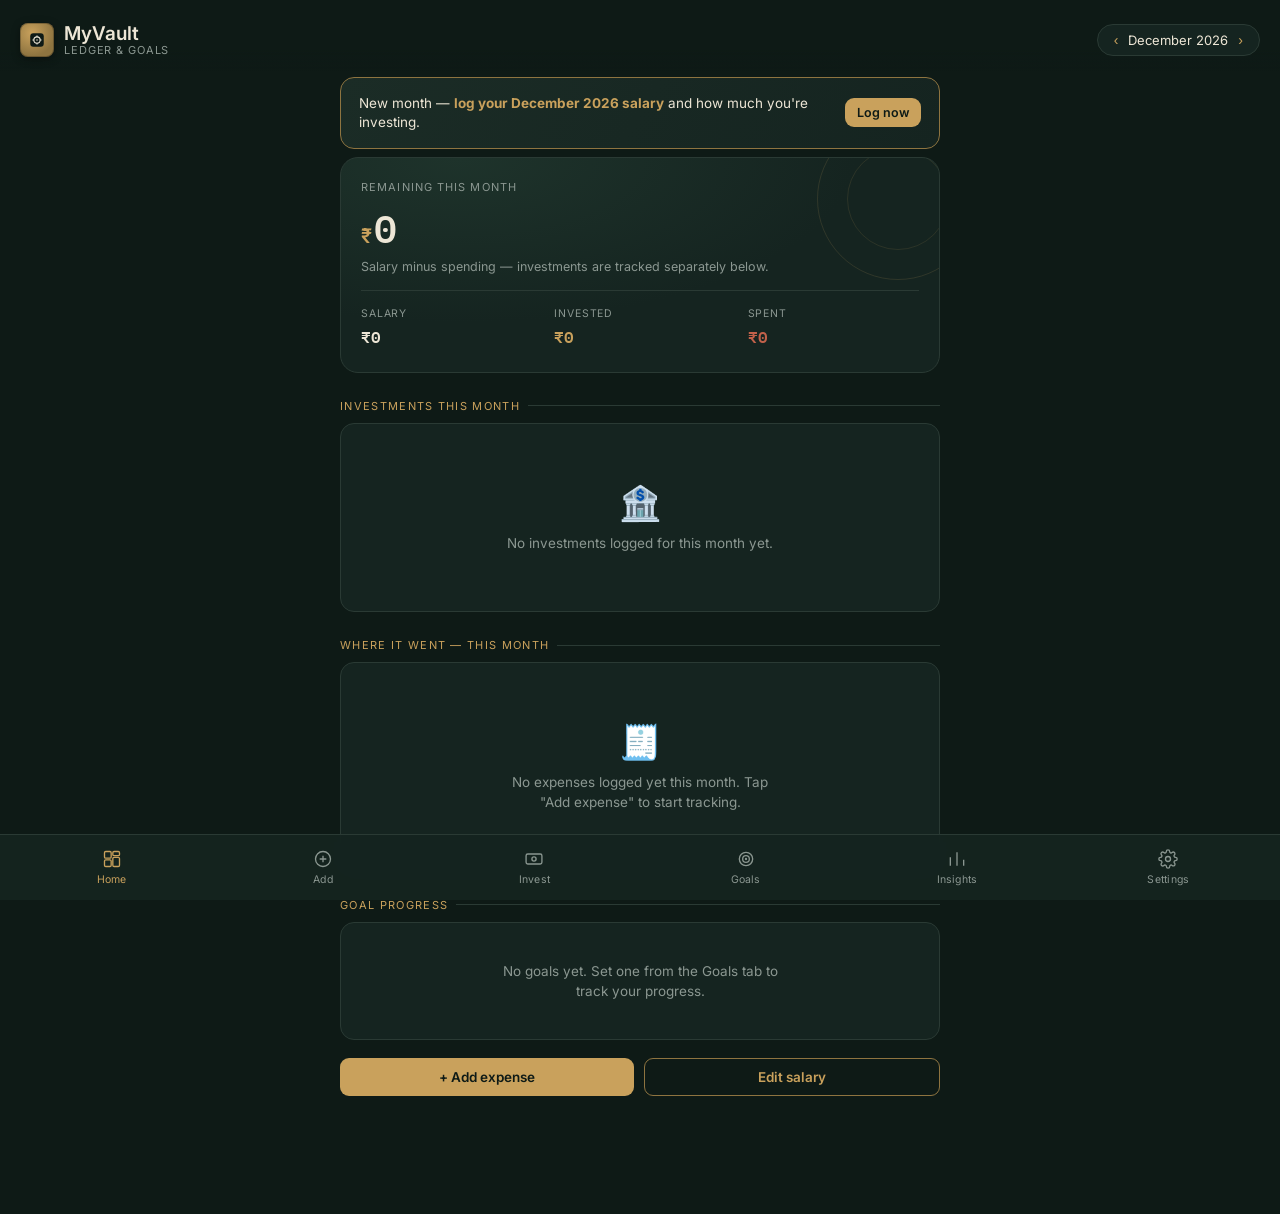
<file: index.html>
<!DOCTYPE html>
<html lang="en">
<head>
<meta charset="UTF-8">
<meta name="viewport" content="width=device-width, initial-scale=1.0, viewport-fit=cover">
<title>MyVault — Personal Finance Ledger</title>
<meta name="theme-color" content="#0E1A16">
<link rel="manifest" id="manifestLink">
<link rel="preconnect" href="https://fonts.googleapis.com">
<link href="https://fonts.googleapis.com/css2?family=Fraunces:opsz,wght@9..144,400;9..144,500;9..144,600;9..144,700&family=Inter:wght@400;500;600;700&family=IBM+Plex+Mono:wght@400;500;600&display=swap" rel="stylesheet">
<link rel="stylesheet" href="css/styles.css">
</head>
<body>

<div class="topbar">
  <div class="brand">
    <div class="brand-mark">
      <svg viewBox="0 0 24 24" fill="none"><rect x="3" y="3" width="18" height="18" rx="4" fill="#0E1A16"/><circle cx="12" cy="12" r="4.2" stroke="#EDE6D6" stroke-width="1.4"/><circle cx="12" cy="12" r="1" fill="#EDE6D6"/><path d="M12 7.8V6.4M12 17.6v-1.4M16.2 12h1.4M6.4 12h1.4" stroke="#EDE6D6" stroke-width="1.2" stroke-linecap="round"/></svg>
    </div>
    <div>
      <div class="brand-name">MyVault</div>
      <div class="brand-sub">Ledger &amp; Goals</div>
    </div>
  </div>
  <div class="month-pill" id="monthPill">
    <button id="prevMonth">‹</button>
    <span id="monthLabel">—</span>
    <button id="nextMonth">›</button>
  </div>
</div>

<!-- DASHBOARD -->
<div class="view" id="view-dashboard">
  <div id="reminderSlot"></div>

  <div class="ledger-hero">
    <div class="hero-label">Remaining this month</div>
    <div class="hero-amount"><span class="cur">₹</span><span id="heroRemaining" class="mono">0</span></div>
    <div class="hero-sub" id="heroSub">Salary minus investments minus spending</div>
    <div class="hero-row">
      <div class="hero-stat"><div class="k">Salary</div><div class="v mono" id="statSalary">₹0</div></div>
      <div class="hero-stat"><div class="k">Invested</div><div class="v brass mono" id="statInvested">₹0</div></div>
      <div class="hero-stat"><div class="k">Spent</div><div class="v neg mono" id="statSpent">₹0</div></div>
    </div>
  </div>

  <div class="section-label">Investments this month</div>
  <div class="card" id="investCard"></div>

  <div class="section-label">Where it went — this month</div>
  <div class="card" id="catCard"></div>

  <div class="section-label">Goal progress</div>
  <div id="goalPreview"></div>

  <div style="display:flex; gap:10px; margin-top:18px;">
    <button class="btn full" id="quickAddExpense">+ Add expense</button>
    <button class="btn secondary full" id="quickEditSalary">Edit salary</button>
  </div>
</div>

<!-- ADD / EXPENSES VIEW -->
<div class="view hidden" id="view-add">
  <div class="section-label">Log an expense</div>
  <div class="card">
    <label>Amount (₹)</label>
    <input type="number" inputmode="decimal" id="expAmount" class="mono" placeholder="0">
    <label>Category</label>
    <div class="chip-row" id="expCatChips"></div>
    <label>Note (optional)</label>
    <input type="text" id="expNote" placeholder="e.g. Zudio — new shirt">
    <label>Date</label>
    <input type="date" id="expDate">
    <button class="btn full" id="saveExpense" style="margin-top:18px;">Save expense</button>
  </div>

  <div class="section-label">This month's entries</div>
  <div class="card" id="expenseList"></div>
</div>

<!-- INVESTMENTS/SALARY VIEW -->
<div class="view hidden" id="view-salary">
  <div class="section-label">Salary &amp; investments — <span id="salaryMonthLabel"></span></div>
  <div class="card">
    <label>Monthly salary (₹)</label>
    <input type="number" inputmode="decimal" id="salaryInput" class="mono" placeholder="0">

    <label>Investments this month</label>
    <div class="invest-grid">
      <div class="invest-field">
        <div class="lbl">🏦 Fixed Deposit</div>
        <input type="number" inputmode="decimal" id="inv_fd" class="mono" placeholder="0">
      </div>
      <div class="invest-field">
        <div class="lbl">🔁 Recurring Deposit</div>
        <input type="number" inputmode="decimal" id="inv_rd" class="mono" placeholder="0">
      </div>
      <div class="invest-field">
        <div class="lbl">📈 Stocks / Mutual Funds</div>
        <input type="number" inputmode="decimal" id="inv_stocks" class="mono" placeholder="0">
      </div>
      <div class="invest-field">
        <div class="lbl">🟡 Gold</div>
        <input type="number" inputmode="decimal" id="inv_gold" class="mono" placeholder="0">
      </div>
      <div class="invest-field" style="grid-column:1/-1;">
        <div class="lbl">＋ Other investments</div>
        <input type="number" inputmode="decimal" id="inv_other" class="mono" placeholder="0">
      </div>
    </div>
    <p class="field-hint">These are manual entries for this month only. Investments you log below (with a start date) are added on top of these automatically, in whichever month they started.</p>

    <button class="btn full" id="saveSalary" style="margin-top:20px;">Save month</button>
  </div>

  <div class="section-label">Investment history</div>
  <div class="card"><div id="investHistoryChart"></div></div>

  <div class="section-label">Already-made investments</div>
  <div class="card">
    <p style="font-size:12.5px; color:var(--muted); line-height:1.5; margin:0 0 4px;">Log an FD, RD, gold purchase, or any investment you've already made, with its maturity/close date — MyVault will remind you when it's due, and will automatically count it toward the month it started in.</p>
    <label>Type</label>
    <div class="chip-row" id="holdingTypeChips"></div>
    <label>Label / note</label>
    <input type="text" id="holdingLabel" placeholder="e.g. HDFC FD — 1yr">
    <div class="grid2">
      <div>
        <label>Amount (₹)</label>
        <input type="number" inputmode="decimal" id="holdingAmount" class="mono" placeholder="0">
      </div>
      <div>
        <label>Start date</label>
        <input type="date" id="holdingStart">
      </div>
    </div>
    <p class="field-hint">The start date decides which month's totals this investment is added to. Leave it blank and it'll only appear in this list, not in your monthly/insights numbers.</p>
    <label>Close / maturity date</label>
    <input type="date" id="holdingClose">
    <button class="btn full" id="saveHolding" style="margin-top:18px;">Save investment</button>
  </div>

  <div class="card" id="holdingsList"></div>
</div>

<!-- GOALS VIEW -->
<div class="view hidden" id="view-goals">
  <div class="section-label">Your goals</div>
  <div id="goalsList"></div>
  <button class="btn full secondary" id="addGoalBtn" style="margin-top:6px;">+ Add a new goal</button>
</div>

<!-- INSIGHTS VIEW -->
<div class="view hidden" id="view-insights">
  <div class="seg">
    <button class="active" data-range="month">This month</button>
    <button data-range="total">All time</button>
  </div>

  <div class="section-label">Spending by category</div>
  <div class="card"><div id="catChart"></div></div>

  <div class="section-label">Month by month</div>
  <div class="card"><div id="trendChart"></div></div>

  <div class="section-label">Investment mix</div>
  <div class="card"><div id="investChart"></div></div>

  <div class="section-label">Investment history — all time</div>
  <div class="card"><div id="investAllTimeChart"></div></div>
  <div class="card" id="investAllTimeSummary"></div>
</div>

<!-- SETTINGS VIEW -->
<div class="view hidden" id="view-settings">
  <div class="section-label">Your data</div>
  <div class="card">
    <p style="font-size:13px; color:var(--muted); line-height:1.6; margin:0 0 14px;">
      Everything you enter is stored privately on this device (in this browser's local database). Nothing is sent anywhere.
      Export a backup file any time — you can re-import it later or move it to another device.
    </p>
    <div style="display:flex; gap:10px;">
      <button class="btn secondary full" id="exportBtn">Export backup (.json)</button>
      <button class="btn ghost full" id="importBtn">Import backup</button>
    </div>
    <input type="file" id="importFile" accept=".json" class="hidden">
  </div>

  <div class="section-label">Install as an app</div>
  <div class="card">
    <p style="font-size:13px; color:var(--muted); line-height:1.6; margin:0;">
      On Android Chrome: tap the ⋮ menu → <strong style="color:var(--brass);">Add to Home screen</strong>.
      On iPhone Safari: tap the Share icon → <strong style="color:var(--brass);">Add to Home Screen</strong>.
      MyVault will then open full-screen like a regular app, with your data already saved.
    </p>
  </div>

  <div class="section-label">Annual reminders</div>
  <div class="card" id="remindersList"></div>
  <div class="card">
    <p style="font-size:12.5px; color:var(--muted); margin:0 0 10px;">Add a custom recurring reminder — MyVault will notify you here every year as the date approaches.</p>
    <div class="grid2">
      <div>
        <label>Label</label>
        <input type="text" id="newReminderLabel" placeholder="e.g. Renew health insurance">
      </div>
      <div>
        <label>Date (month &amp; day)</label>
        <input type="date" id="newReminderDate">
      </div>
    </div>
    <button class="btn full secondary" id="addReminderBtn" style="margin-top:16px;">Add reminder</button>
  </div>

  <div class="section-label">Reset</div>
  <div class="card">
    <button class="btn danger full" id="resetBtn">Erase all data</button>
  </div>
</div>

<div class="tabbar">
  <button class="tab active" data-view="dashboard">
    <svg viewBox="0 0 24 24" fill="none" stroke="currentColor" stroke-width="1.6"><rect x="3" y="3" width="8" height="8" rx="1.5"/><rect x="13" y="3" width="8" height="5" rx="1.5"/><rect x="13" y="10" width="8" height="11" rx="1.5"/><rect x="3" y="13" width="8" height="8" rx="1.5"/></svg>
    Home
  </button>
  <button class="tab" data-view="add">
    <svg viewBox="0 0 24 24" fill="none" stroke="currentColor" stroke-width="1.6"><circle cx="12" cy="12" r="9"/><path d="M12 8v8M8 12h8"/></svg>
    Add
  </button>
  <button class="tab" data-view="salary">
    <svg viewBox="0 0 24 24" fill="none" stroke="currentColor" stroke-width="1.6"><rect x="2.5" y="6" width="19" height="12" rx="2"/><circle cx="12" cy="12" r="2.5"/></svg>
    Invest
  </button>
  <button class="tab" data-view="goals">
    <svg viewBox="0 0 24 24" fill="none" stroke="currentColor" stroke-width="1.6"><circle cx="12" cy="12" r="8"/><circle cx="12" cy="12" r="4"/><circle cx="12" cy="12" r="0.6" fill="currentColor"/></svg>
    Goals
  </button>
  <button class="tab" data-view="insights">
    <svg viewBox="0 0 24 24" fill="none" stroke="currentColor" stroke-width="1.6"><path d="M4 20V10M12 20V4M20 20v-7"/></svg>
    Insights
  </button>
  <button class="tab" data-view="settings">
    <svg viewBox="0 0 24 24" fill="none" stroke="currentColor" stroke-width="1.6"><circle cx="12" cy="12" r="3"/><path d="M19.4 15a1.65 1.65 0 0 0 .33 1.82l.06.06a2 2 0 1 1-2.83 2.83l-.06-.06a1.65 1.65 0 0 0-1.82-.33 1.65 1.65 0 0 0-1 1.51V21a2 2 0 0 1-4 0v-.09A1.65 1.65 0 0 0 9 19.4a1.65 1.65 0 0 0-1.82.33l-.06.06a2 2 0 1 1-2.83-2.83l.06-.06A1.65 1.65 0 0 0 4.6 15a1.65 1.65 0 0 0-1.51-1H3a2 2 0 0 1 0-4h.09A1.65 1.65 0 0 0 4.6 9a1.65 1.65 0 0 0-.33-1.82l-.06-.06a2 2 0 1 1 2.83-2.83l.06.06A1.65 1.65 0 0 0 9 4.6a1.65 1.65 0 0 0 1-1.51V3a2 2 0 0 1 4 0v.09a1.65 1.65 0 0 0 1 1.51 1.65 1.65 0 0 0 1.82-.33l.06-.06a2 2 0 1 1 2.83 2.83l-.06.06A1.65 1.65 0 0 0 19.4 9a1.65 1.65 0 0 0 1.51 1H21a2 2 0 0 1 0 4h-.09a1.65 1.65 0 0 0-1.51 1z"/></svg>
    Settings
  </button>
</div>

<div id="goalModalRoot"></div>
<div id="confirmModalRoot"></div>
<div class="toast" id="toast"></div>


<script src="js/db.js"></script>
<script src="js/app.js"></script>
</body>
</html>
</file>
<file: css/styles.css>
/* =========================================================
   styles.css — MyVault stylesheet
   Unchanged from the original build, just moved out of the
   inline <style> tag and into its own file.
   ========================================================= */
  :root{
    --ink:#0E1A16;
    --panel:#152420;
    --panel-2:#1B2C26;
    --brass:#C9A15C;
    --brass-dim:#8E7440;
    --emerald:#4F9C82;
    --emerald-dim:#356B57;
    --rust:#C1614A;
    --paper:#EDE6D6;
    --muted:#8B9791;
    --line:#2A3A34;
    --danger:#C1614A;
  }
  *{box-sizing:border-box;}
  html,body{margin:0;padding:0;}
  body{
    background:var(--ink);
    color:var(--paper);
    font-family:'Inter',sans-serif;
    -webkit-font-smoothing:antialiased;
    min-height:100vh;
    min-height:100dvh;
    padding-bottom:78px;
  }
  h1,h2,h3,.display{
    font-family:'Fraunces',serif;
    font-weight:600;
    letter-spacing:-0.01em;
  }
  .mono{font-family:'IBM Plex Mono',monospace; font-variant-numeric: tabular-nums;}
  ::selection{background:var(--brass); color:var(--ink);}

  /* ---------- Top bar ---------- */
  .topbar{
    position:sticky; top:0; z-index:20;
    background:linear-gradient(180deg, var(--ink) 70%, rgba(14,26,22,0));
    padding:22px 20px 14px;
    display:flex; align-items:center; justify-content:space-between;
  }
  .brand{display:flex; align-items:center; gap:10px;}
  .brand-mark{
    width:34px; height:34px; border-radius:8px;
    background:radial-gradient(circle at 35% 30%, var(--brass) 0%, var(--brass-dim) 70%);
    display:flex; align-items:center; justify-content:center;
    box-shadow: inset 0 0 0 1px rgba(0,0,0,0.25), 0 2px 8px rgba(0,0,0,0.4);
  }
  .brand-mark svg{width:18px;height:18px;}
  .brand-name{font-size:19px; font-weight:600; color:var(--paper);}
  .brand-sub{font-size:11px; color:var(--muted); letter-spacing:.08em; text-transform:uppercase; margin-top:-2px;}
  .month-pill{
    display:flex; align-items:center; gap:8px;
    background:var(--panel); border:1px solid var(--line);
    border-radius:999px; padding:7px 14px;
    font-size:13px; color:var(--paper); cursor:pointer;
  }
  .month-pill button{background:none;border:none;color:var(--brass); font-size:14px; cursor:pointer; padding:0 2px; line-height:1;}

  /* ---------- Layout ---------- */
  .view{padding:6px 20px 40px; max-width:640px; margin:0 auto;}
  .hidden{display:none !important;}
  .section-label{
    font-size:11px; letter-spacing:.12em; text-transform:uppercase;
    color:var(--brass); margin:26px 0 10px; display:flex; align-items:center; gap:8px;
  }
  .section-label::after{content:""; flex:1; height:1px; background:var(--line);}
  .card{
    background:var(--panel);
    border:1px solid var(--line);
    border-radius:14px;
    padding:18px;
    margin-bottom:14px;
  }

  /* ---------- Reminder banner ---------- */
  .banner{
    background:linear-gradient(120deg, var(--panel-2), var(--panel));
    border:1px solid var(--brass-dim);
    border-radius:14px; padding:16px 18px; margin-bottom:8px;
    display:flex; align-items:center; justify-content:space-between; gap:14px;
  }
  .banner p{margin:0; font-size:13.5px; color:var(--paper); line-height:1.4;}
  .banner strong{color:var(--brass);}
  .btn{
    background:var(--brass); color:var(--ink); border:none;
    padding:10px 16px; border-radius:9px; font-weight:600; font-size:13.5px;
    cursor:pointer; white-space:nowrap; font-family:'Inter',sans-serif;
  }
  .btn:active{transform:translateY(1px);}
  .btn.secondary{background:transparent; color:var(--brass); border:1px solid var(--brass-dim);}
  .btn.ghost{background:transparent; color:var(--muted); border:1px solid var(--line);}
  .btn.full{width:100%;}
  .btn.small{padding:7px 12px; font-size:12.5px;}
  .btn.danger{background:transparent; color:var(--rust); border:1px solid var(--rust);}

  /* ---------- Ledger summary ---------- */
  .ledger-hero{
    background:radial-gradient(120% 140% at 20% 0%, #1E332B 0%, var(--panel) 55%, var(--panel) 100%);
    border:1px solid var(--line); border-radius:18px; padding:22px 20px; margin-bottom:6px;
    position:relative; overflow:hidden;
  }
  .ledger-hero::before{
    content:""; position:absolute; right:-40px; top:-40px; width:160px; height:160px; border-radius:50%;
    border:1px solid rgba(201,161,92,.15);
  }
  .ledger-hero::after{
    content:""; position:absolute; right:-10px; top:-10px; width:100px; height:100px; border-radius:50%;
    border:1px solid rgba(201,161,92,.12);
  }
  .hero-label{font-size:11px; letter-spacing:.1em; text-transform:uppercase; color:var(--muted);}
  .hero-amount{font-size:38px; font-weight:600; margin:4px 0 2px; color:var(--paper);}
  .hero-amount .cur{font-size:20px; color:var(--brass); margin-right:2px;}
  .hero-sub{font-size:12.5px; color:var(--muted);}
  .hero-row{display:flex; gap:22px; margin-top:16px; padding-top:16px; border-top:1px solid var(--line);}
  .hero-stat{flex:1;}
  .hero-stat .k{font-size:10.5px; text-transform:uppercase; letter-spacing:.08em; color:var(--muted); margin-bottom:3px;}
  .hero-stat .v{font-size:16px; font-weight:600;}
  .v.pos{color:var(--emerald);}
  .v.neg{color:var(--rust);}
  .v.brass{color:var(--brass);}

  /* ---------- Bars (category split) ---------- */
  .cat-row{display:flex; align-items:center; gap:12px; padding:9px 0;}
  .cat-row .cat-icon{width:30px; height:30px; border-radius:8px; display:flex; align-items:center; justify-content:center; font-size:14px; flex-shrink:0;}
  .cat-row .cat-info{flex:1; min-width:0;}
  .cat-row .cat-name{font-size:13.5px; color:var(--paper); display:flex; justify-content:space-between;}
  .cat-row .cat-amt{font-size:13px; color:var(--brass);}
  .cat-track{height:6px; background:var(--line); border-radius:4px; margin-top:6px; overflow:hidden;}
  .cat-fill{height:100%; border-radius:4px; background:var(--emerald);}

  /* ---------- Forms ---------- */
  label{display:block; font-size:11.5px; text-transform:uppercase; letter-spacing:.06em; color:var(--muted); margin:14px 0 6px;}
  label:first-of-type{margin-top:0;}
  input, select, textarea{
    width:100%; background:var(--panel-2); border:1px solid var(--line); color:var(--paper);
    border-radius:9px; padding:11px 12px; font-size:14.5px; font-family:'Inter',sans-serif;
    outline:none;
  }
  input.mono{font-family:'IBM Plex Mono',monospace;}
  input:focus, select:focus, textarea:focus{border-color:var(--brass-dim);}
  .grid2{display:grid; grid-template-columns:1fr 1fr; gap:12px;}
  .invest-grid{display:grid; grid-template-columns:1fr 1fr; gap:10px; margin-top:6px;}
  .invest-field{background:var(--panel-2); border:1px solid var(--line); border-radius:10px; padding:10px 12px;}
  .invest-field .lbl{display:flex; align-items:center; gap:6px; font-size:12px; color:var(--muted); margin-bottom:6px;}
  .invest-field input{background:transparent; border:none; padding:0; font-size:15px; color:var(--paper);}
  .invest-field input:focus{outline:none;}
  .chip-row{display:flex; flex-wrap:wrap; gap:8px; margin-top:6px;}
  .chip{
    padding:8px 13px; border-radius:999px; border:1px solid var(--line); background:var(--panel-2);
    color:var(--muted); font-size:13px; cursor:pointer;
  }
  .chip.active{background:var(--emerald-dim); border-color:var(--emerald); color:#EAF5F0;}
  .field-hint{font-size:11.5px; color:var(--muted); line-height:1.5; margin:6px 0 0;}

  /* ---------- Goals ---------- */
  .goal-card{display:flex; gap:14px; align-items:center;}
  .ring{position:relative; width:58px; height:58px; flex-shrink:0;}
  .ring svg{transform:rotate(-90deg);}
  .ring .pct{position:absolute; inset:0; display:flex; align-items:center; justify-content:center; font-size:12px; font-weight:600; font-family:'IBM Plex Mono',monospace;}
  .goal-body{flex:1; min-width:0;}
  .goal-name{font-size:15px; font-weight:600; color:var(--paper);}
  .goal-meta{font-size:12px; color:var(--muted); margin-top:2px;}
  .goal-meta .brass{color:var(--brass);}

  /* ---------- Tabs / nav ---------- */
  .tabbar{
    position:fixed; bottom:0; left:0; right:0; z-index:30;
    background:rgba(21,36,32,.92); backdrop-filter:blur(10px);
    border-top:1px solid var(--line);
    display:flex; padding:8px 6px calc(8px + env(safe-area-inset-bottom));
  }
  .tab{
    flex:1; display:flex; flex-direction:column; align-items:center; gap:4px;
    background:none; border:none; color:var(--muted); font-size:10.5px;
    padding:6px 2px; cursor:pointer; font-family:'Inter',sans-serif; letter-spacing:.02em;
  }
  .tab svg{width:20px; height:20px;}
  .tab.active{color:var(--brass);}

  /* ---------- Expense list ---------- */
  .exp-item{display:flex; justify-content:space-between; align-items:center; padding:11px 0; border-bottom:1px solid var(--line);}
  .exp-item:last-child{border-bottom:none;}
  .exp-left{display:flex; gap:11px; align-items:center; min-width:0;}
  .exp-cat{font-size:13.5px; color:var(--paper);}
  .exp-note{font-size:11.5px; color:var(--muted); margin-top:1px; overflow:hidden; text-overflow:ellipsis; white-space:nowrap;}
  .exp-amt{font-size:14px; color:var(--rust); font-family:'IBM Plex Mono',monospace; flex-shrink:0;}
  .exp-del{background:none;border:none;color:var(--muted); font-size:16px; cursor:pointer; padding:2px 6px;}

  /* ---------- Toggle group (insights) ---------- */
  .seg{display:flex; background:var(--panel-2); border:1px solid var(--line); border-radius:10px; padding:3px; margin-bottom:16px;}
  .seg button{flex:1; background:none; border:none; color:var(--muted); padding:9px; border-radius:8px; font-size:12.5px; cursor:pointer; font-family:'Inter',sans-serif;}
  .seg button.active{background:var(--brass); color:var(--ink); font-weight:600;}

  .empty{text-align:center; padding:40px 20px; color:var(--muted);}
  .empty .big{font-size:34px; margin-bottom:10px;}
  .empty p{font-size:13.5px; line-height:1.5; max-width:280px; margin:0 auto;}

  .modal-backdrop{
    position:fixed; inset:0; background:rgba(6,12,10,.7); z-index:50;
    display:flex; align-items:flex-end; justify-content:center;
  }
  .modal{
    background:var(--panel); border:1px solid var(--line); border-radius:20px 20px 0 0;
    width:100%; max-width:640px; padding:22px 20px calc(22px + env(safe-area-inset-bottom));
    max-height:88vh; overflow-y:auto;
  }
  .modal-head{display:flex; justify-content:space-between; align-items:center; margin-bottom:4px;}
  .modal-head h3{margin:0; font-size:18px;}
  .modal-close{background:none; border:none; color:var(--muted); font-size:22px; cursor:pointer; line-height:1;}
  .row-actions{display:flex; gap:10px; margin-top:20px;}

  .toast{
    position:fixed; bottom:92px; left:50%; transform:translateX(-50%);
    background:var(--brass); color:var(--ink); padding:10px 18px; border-radius:999px;
    font-size:13px; font-weight:600; z-index:60; box-shadow:0 6px 20px rgba(0,0,0,.3);
    opacity:0; pointer-events:none; transition:opacity .25s, transform .25s;
  }
  .toast.show{opacity:1; transform:translateX(-50%) translateY(-6px);}

  canvas{max-width:100%;}

  .install-hint{font-size:11.5px; color:var(--muted); line-height:1.5; margin-top:8px;}
</file>
